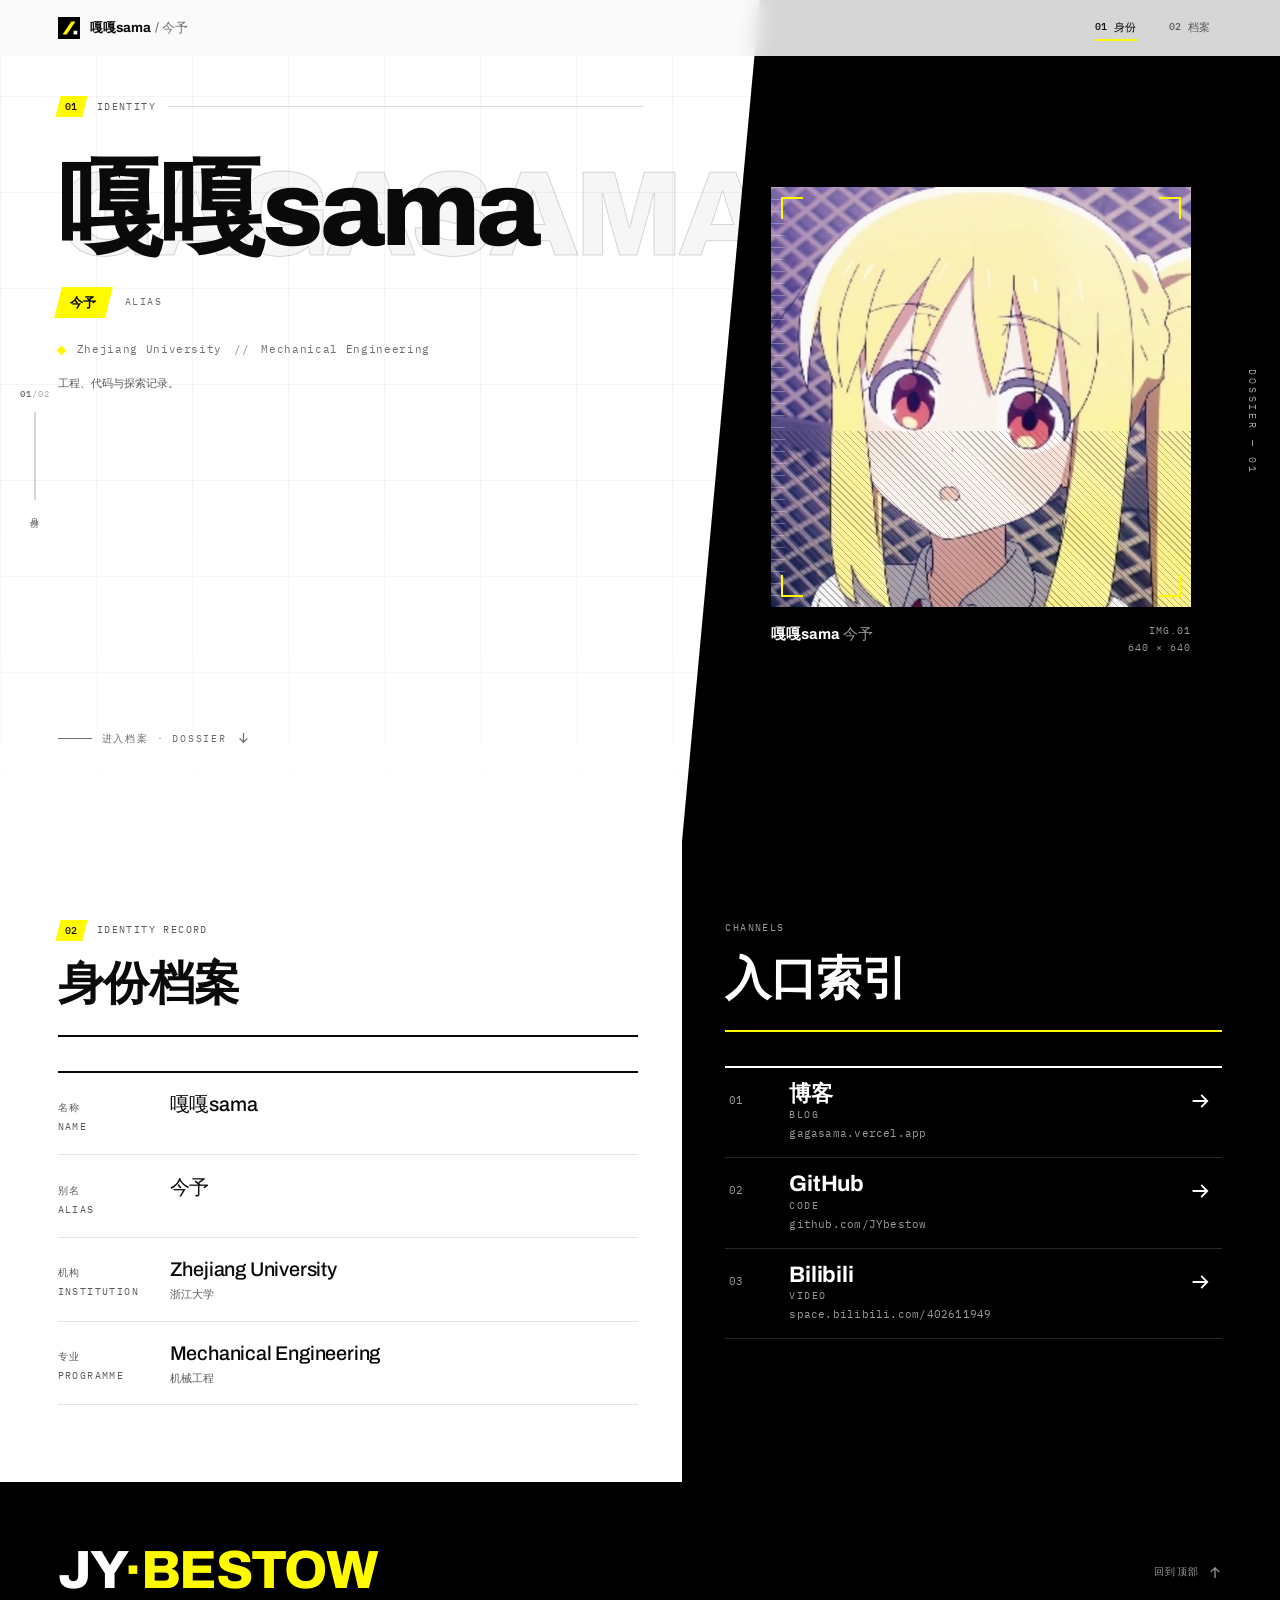
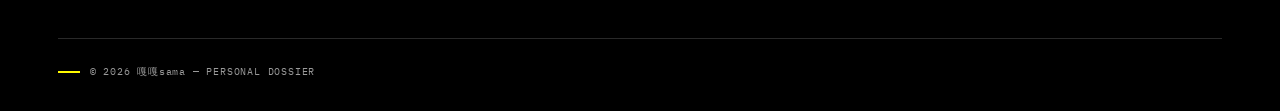
<file: index.html>
<!DOCTYPE html>
<html lang="zh-CN">
<head>
<meta charset="UTF-8">
<meta name="viewport" content="width=device-width, initial-scale=1">
<title>嘎嘎sama | 今予 — 个人档案 · Zhejiang University</title>
<meta name="description" content="嘎嘎sama（今予）的个人档案 —— Zhejiang University, Mechanical Engineering。工程、代码与探索记录，附博客、GitHub、Bilibili 外部入口。">
<meta name="keywords" content="嘎嘎sama,今予,Zhejiang University,机械工程,Mechanical Engineering,个人主页,个人档案,博客,GitHub,Bilibili">
<meta name="author" content="嘎嘎sama">
<meta name="theme-color" content="#fafafa">
<link rel="canonical" href="https://jybestow.github.io/">

<meta property="og:type" content="website">
<meta property="og:site_name" content="嘎嘎sama — 个人档案">
<meta property="og:locale" content="zh_CN">
<meta property="og:title" content="嘎嘎sama | 今予 — 个人档案">
<meta property="og:description" content="Zhejiang University · Mechanical Engineering。工程、代码与探索记录。">
<meta property="og:url" content="https://jybestow.github.io/">
<meta property="og:image" content="https://jybestow.github.io/assets/img/og-image.png">
<meta property="og:image:type" content="image/png">
<meta property="og:image:width" content="1200">
<meta property="og:image:height" content="630">
<meta property="og:image:alt" content="嘎嘎sama（今予）个人档案分享图：Zhejiang University · Mechanical Engineering">
<meta name="twitter:card" content="summary_large_image">
<meta name="twitter:title" content="嘎嘎sama | 今予 — 个人档案">
<meta name="twitter:description" content="Zhejiang University · Mechanical Engineering。工程、代码与探索记录。">
<meta name="twitter:image" content="https://jybestow.github.io/assets/img/og-image.png">
<meta name="twitter:image:alt" content="嘎嘎sama（今予）个人档案分享图：Zhejiang University · Mechanical Engineering">

<link rel="icon" href="assets/img/favicon.svg" type="image/svg+xml">
<link rel="apple-touch-icon" href="assets/img/apple-touch-icon.png">

<!-- Structured data: only facts already stated on this page -->
<script type="application/ld+json">
{
  "@context": "https://schema.org",
  "@type": "Person",
  "name": "嘎嘎sama",
  "alternateName": "今予",
  "url": "https://jybestow.github.io/",
  "image": "https://jybestow.github.io/assets/img/avatar.jpg",
  "description": "工程、代码与探索记录。",
  "affiliation": { "@type": "CollegeOrUniversity", "name": "Zhejiang University" }
}
</script>

<!-- Self-hosted fonts: no third-party runtime dependency -->
<link rel="preload" href="assets/fonts/archivo-latin-var.woff2" as="font" type="font/woff2" crossorigin>
<link rel="preload" href="assets/fonts/plex-mono-latin-400.woff2" as="font" type="font/woff2" crossorigin>

<script>
/* '.js' is set here (not by the bundle) so animation styles only ever apply
   when the page can also remove them. The watchdog is the safety net: if
   main.js fails to load or boot, every masked element is exposed again. */
document.documentElement.className += ' js';
window.setTimeout(function () {
  if (!window.__dossierBooted) document.documentElement.classList.add('no-boot');
}, 1500);
</script>
<link rel="stylesheet" href="assets/css/main.css">
</head>

<body>

<a class="skip-link" href="#main">跳到主要内容</a>

<!-- icon sprite -->
<svg width="0" height="0" style="position:absolute" aria-hidden="true" focusable="false">
  <symbol id="i-arrow" viewBox="0 0 24 24">
    <path d="M3 12h16M13 5.5 19.5 12 13 18.5" fill="none" stroke="currentColor" stroke-width="2.2" stroke-linecap="square"/>
  </symbol>
  <symbol id="i-down" viewBox="0 0 24 24">
    <path d="M12 3v16M5.5 12.5 12 19l6.5-6.5" fill="none" stroke="currentColor" stroke-width="2.2" stroke-linecap="square"/>
  </symbol>
  <symbol id="i-up" viewBox="0 0 24 24">
    <path d="M12 21V5M5.5 11.5 12 5l6.5 6.5" fill="none" stroke="currentColor" stroke-width="2.2" stroke-linecap="square"/>
  </symbol>
  <symbol id="i-x" viewBox="0 0 24 24">
    <path d="M5 5l14 14M19 5 5 19" fill="none" stroke="currentColor" stroke-width="2.2" stroke-linecap="square"/>
  </symbol>
  <symbol id="i-menu" viewBox="0 0 24 24">
    <path d="M4 6h16M4 12h16M4 18h16" fill="none" stroke="currentColor" stroke-width="2.2" stroke-linecap="square"/>
  </symbol>
</svg>

<!-- ── Header ─────────────────────────────────────────────────────────────── -->
<header class="hdr" id="hdr">
  <div class="hdr__in">
    <a class="mark" href="#top" aria-label="嘎嘎sama 个人档案 — 回到页面顶部">
      <svg class="mark__gfx" viewBox="0 0 24 24" aria-hidden="true">
        <rect width="24" height="24" fill="#000000"/>
        <path d="M5 19 14.5 5H19L9.5 19Z" fill="#fffa00"/>
        <rect x="17" y="15" width="4" height="4" fill="#ffffff"/>
      </svg>
      <span class="mark__tx">嘎嘎sama <span>/ 今予</span></span>
    </a>

    <nav class="nav" aria-label="章节导航">
      <a class="nav__link" href="#top"     data-spy="top"><span class="no">01</span>身份</a>
      <a class="nav__link" href="#dossier" data-spy="dossier"><span class="no">02</span>档案</a>
    </nav>

    <button class="burger" id="burger" type="button" aria-label="打开章节导航" aria-expanded="false" aria-controls="menu">
      <svg aria-hidden="true"><use href="#i-menu"/></svg>
      <span class="visually-hidden">菜单</span>
    </button>
  </div>
  <!-- reading progress — driven by one CSS custom property from JS -->
  <span class="hdr__prog" aria-hidden="true"></span>
</header>

<!-- ── Mobile menu ────────────────────────────────────────────────────────── -->
<nav class="menu is-dark" id="menu" aria-label="章节导航" hidden>
  <button class="menu__close" id="menu-close" type="button" aria-label="关闭章节导航">
    <svg aria-hidden="true"><use href="#i-x"/></svg>
  </button>
  <p class="mono txt-muted">INDEX / 索引</p>
  <ul class="menu__list">
    <li><a class="menu__item" href="#top"><span class="no">01</span><span class="tx">身份</span></a></li>
    <li><a class="menu__item" href="#dossier"><span class="no">02</span><span class="tx">档案</span></a></li>
  </ul>
  <div class="menu__foot">
    <span>Zhejiang University — Mechanical Engineering</span>
  </div>
</nav>

<!-- ── Scroll readout (desktop): not a second copy of the nav, a progress meter ── -->
<div class="rail" id="rail" aria-hidden="true">
  <span class="rail__count"><b id="rail-no">01</b><i>/02</i></span>
  <span class="rail__track"><span class="rail__fill" id="rail-fill"></span></span>
  <span class="rail__name" id="rail-name">身份</span>
</div>

<main id="main" class="page">

  <!-- ══ 01 · HERO — 个人身份 ═══════════════════════════════════════════════ -->
  <section class="hero" id="top" aria-labelledby="hero-name">
    <span class="hero__mesh" aria-hidden="true"></span>

    <div class="hero__grid">
      <div class="hero__type">
        <span class="cross hero__cross" aria-hidden="true"></span>

        <p class="eyebrow mono anim" style="--d:40ms">
          <span class="eyebrow__no"><span>01</span></span>
          <span>IDENTITY</span>
          <span class="eyebrow__line anim anim--wipe" style="--d:340ms"></span>
        </p>

        <div class="hero__wordmark">
          <span class="ghost hero__ghost anim anim--ghost" style="--d:80ms" aria-hidden="true">GAGASAMA</span>
          <h1 class="hero__name anim" id="hero-name" style="--d:140ms">嘎嘎<span class="lat">sama</span></h1>
        </div>

        <div class="hero__alias anim" style="--d:230ms">
          <span class="chip"><span>今予</span></span>
          <span class="tag mono">ALIAS</span>
        </div>

        <p class="hero__affil mono anim" style="--d:310ms">
          <span class="diamond" aria-hidden="true"></span>
          <span>Zhejiang University</span>
          <span class="sep" aria-hidden="true">//</span>
          <span>Mechanical Engineering</span>
        </p>

        <p class="hero__note anim" style="--d:370ms">工程、代码与探索记录。</p>

        <a class="hero__scroll mono anim" href="#dossier" style="--d:450ms">
          <span class="line" aria-hidden="true"></span>进入档案 · DOSSIER
          <svg class="ic" aria-hidden="true"><use href="#i-down"/></svg>
        </a>
      </div>

      <div class="hero__spec">
        <span class="hero__vlabel" aria-hidden="true">DOSSIER — 01</span>
        <figure class="portrait">
          <div class="portrait__frame">
            <img class="portrait__img" src="assets/img/avatar.jpg"
                 alt="嘎嘎sama（今予）的头像" width="640" height="640"
                 decoding="async" fetchpriority="high">
            <span class="portrait__wash"  aria-hidden="true"></span>
            <span class="portrait__half"  aria-hidden="true"></span>
            <span class="portrait__ruler" aria-hidden="true"></span>
            <span class="portrait__brk portrait__brk--tl" aria-hidden="true"></span>
            <span class="portrait__brk portrait__brk--tr" aria-hidden="true"></span>
            <span class="portrait__brk portrait__brk--bl" aria-hidden="true"></span>
            <span class="portrait__brk portrait__brk--br" aria-hidden="true"></span>
          </div>
          <figcaption class="portrait__cap">
            <span class="portrait__who">嘎嘎sama <em>今予</em></span>
            <span class="portrait__id mono">IMG.01<br>640 × 640</span>
          </figcaption>
        </figure>
      </div>
    </div>
  </section>

  <!-- ══ 02 · DOSSIER — 身份记录 + 外部入口（一个章节，双栏） ═══════════════ -->
  <section class="dossier" id="dossier" aria-labelledby="record-title">
    <div class="dossier__grid">

      <!-- left · record (light) -->
      <div class="dossier__rec">
        <header class="shead rv">
          <p class="eyebrow mono shead__top">
            <span class="eyebrow__no"><span>02</span></span>
            <span>IDENTITY RECORD</span>
          </p>
          <h2 class="shead__title" id="record-title">身份档案</h2>
          <div class="shead__rule" aria-hidden="true"></div>
        </header>

        <dl class="rec rv" style="--rv-delay:80ms">
          <div class="rec__row">
            <dt class="rec__key mono">名称<span class="en">NAME</span></dt>
            <dd class="rec__val">嘎嘎sama</dd>
          </div>
          <div class="rec__row">
            <dt class="rec__key mono">别名<span class="en">ALIAS</span></dt>
            <dd class="rec__val">今予</dd>
          </div>
          <div class="rec__row">
            <dt class="rec__key mono">机构<span class="en">INSTITUTION</span></dt>
            <dd class="rec__val">Zhejiang University<span class="sub">浙江大学</span></dd>
          </div>
          <div class="rec__row">
            <dt class="rec__key mono">专业<span class="en">PROGRAMME</span></dt>
            <dd class="rec__val">Mechanical Engineering<span class="sub">机械工程</span></dd>
          </div>
        </dl>
      </div>

      <!-- right · channels (dark) -->
      <div class="dossier__chan is-dark">
        <header class="shead rv">
          <p class="eyebrow mono shead__top">
            <span>CHANNELS</span>
          </p>
          <h2 class="shead__title" id="channels-title">入口索引</h2>
          <div class="shead__rule" aria-hidden="true"></div>
        </header>

        <ol class="chan rv" style="--rv-delay:80ms" aria-labelledby="channels-title">
          <li>
            <a class="chan__item" href="https://gagasama.vercel.app" target="_blank" rel="noopener noreferrer">
              <span class="chan__no">01</span>
              <span class="chan__name">博客<span class="en">BLOG</span></span>
              <span class="chan__url">gagasama.vercel.app</span>
              <span class="chan__go" aria-hidden="true"><svg aria-hidden="true" focusable="false"><use href="#i-arrow"/></svg></span>
              <span class="visually-hidden">（在新标签页打开）</span>
            </a>
          </li>
          <li>
            <a class="chan__item" href="https://github.com/JYbestow" target="_blank" rel="noopener noreferrer">
              <span class="chan__no">02</span>
              <span class="chan__name">GitHub<span class="en">CODE</span></span>
              <span class="chan__url">github.com/JYbestow</span>
              <span class="chan__go" aria-hidden="true"><svg aria-hidden="true" focusable="false"><use href="#i-arrow"/></svg></span>
              <span class="visually-hidden">（在新标签页打开）</span>
            </a>
          </li>
          <li>
            <a class="chan__item" href="https://space.bilibili.com/402611949" target="_blank" rel="noopener noreferrer">
              <span class="chan__no">03</span>
              <span class="chan__name">Bilibili<span class="en">VIDEO</span></span>
              <span class="chan__url">space.bilibili.com/402611949</span>
              <span class="chan__go" aria-hidden="true"><svg aria-hidden="true" focusable="false"><use href="#i-arrow"/></svg></span>
              <span class="visually-hidden">（在新标签页打开）</span>
            </a>
          </li>
        </ol>
      </div>

    </div>
  </section>

  <!-- ══ 03 · FOOTER — 只是收尾 ═════════════════════════════════════════════ -->
  <footer class="band band--dark is-dark foot" aria-label="页脚">
    <div class="shell">
      <div class="foot__top rv">
        <p class="foot__mark">JY<span>·BESTOW</span></p>
        <a class="to-top" href="#top">回到顶部<svg aria-hidden="true"><use href="#i-up"/></svg></a>
      </div>
      <div class="foot__bar mono rv" style="--rv-delay:80ms">
        <p class="foot__sig">
          <span class="bar" aria-hidden="true"></span>
          <span>© <span id="year">2026</span> 嘎嘎sama — PERSONAL DOSSIER</span>
        </p>
      </div>
    </div>
  </footer>

</main>

<script src="assets/js/main.js" defer></script>
</body>
</html>
</file>
<file: assets/css/main.css>
/* ============================================================================
   嘎嘎sama — Personal Dossier
   Design system: Endfield-inspired industrial sci-fi
   Tokens measured from the reference (endfield.hypergryph.com):
     accent yellow #FFFA00 · blacks #000/#191919 · papers #FFF/#FAFAFA/#F2F2F2
     greys #E6E6E6/#D9D9D9/#8A8A8A/#6D6D6D · display type up to 274px vs 12px micro
     polygon() clip-paths, 45° diamond marks, near-zero radii
   ---------------------------------------------------------------------------
   1. Fonts          6. Primitives      11. Dossier (record + channels)
   2. Tokens         7. Header + nav    12. Footer
   3. Reset          8. Scroll readout  13. Motion
   4. Layout         9. Hero            14. Responsive
   5. Base type     10. Portrait
   ========================================================================= */

/* ── 1. Fonts (self-hosted, OFL: Archivo, IBM Plex Mono) ─────────────────── */
@font-face {
  font-family: 'Archivo';
  src: url('../fonts/archivo-latin-var.woff2') format('woff2-variations'),
       url('../fonts/archivo-latin-var.woff2') format('woff2');
  font-weight: 400 900;
  font-style: normal;
  font-display: swap;
}
@font-face {
  font-family: 'PlexMono';
  src: url('../fonts/plex-mono-latin-400.woff2') format('woff2');
  font-weight: 400;
  font-style: normal;
  font-display: swap;
}
@font-face {
  font-family: 'PlexMono';
  src: url('../fonts/plex-mono-latin-500.woff2') format('woff2');
  font-weight: 500;
  font-style: normal;
  font-display: swap;
}

/* ── 2. Tokens ───────────────────────────────────────────────────────────── */
:root {
  /* palette */
  --ink:        #0a0a0a;
  --ink-soft:   #191919;
  --black:      #000000;
  --paper:      #ffffff;
  --paper-2:    #fafafa;
  --line:       #d9d9d9;
  --line-2:     #e6e6e6;
  --line-dark:  rgba(255, 255, 255, 0.16);
  --gray:       #6d6d6d;   /* 5.1:1 on white · 5.4:1 on black — the one mid tone */
  --gray-text:  #5a5a5a;   /* 6.9:1 on white — safe for small text */
  --gray-3:     #6f6f6f;
  --gray-2:     #8a8a8a;
  --gray-2-dark:#9a9a9a;   /* 7.1:1 on #000 */
  --signal:     #fffa00;   /* Endfield industrial yellow */

  /* type */
  --font-sans: 'Archivo', 'Helvetica Neue', Arial, 'PingFang SC', 'Hiragino Sans GB',
               'Microsoft YaHei', 'Noto Sans SC', sans-serif;
  --font-mono: 'PlexMono', ui-monospace, 'SF Mono', 'Cascadia Mono', Consolas,
               'Liberation Mono', 'Courier New', monospace;

  --fs-micro:  clamp(10px, 0.70vw, 11.5px);   /* technical labels */
  --fs-tiny:   clamp(11px, 0.79vw, 12.5px);   /* mono values, URLs */
  --fs-body:   clamp(14px, 1.00vw, 16px);
  --fs-h2:     clamp(28px, 3.60vw, 52px);
  --fs-name:   clamp(42px, 8.30vw, 128px);    /* the personal name — the focus */
  --fs-ghost:  clamp(48px, 9.40vw, 146px);    /* backdrop wordmark, sized to FIT the column */

  --lh-tight: 0.92;
  --lh-snug:  1.18;
  --lh-body:  1.62;

  /* spacing */
  --sp-1: 4px;  --sp-2: 8px;  --sp-3: 12px; --sp-4: 16px;
  --sp-5: 24px; --sp-6: 32px;
  --pad-x: clamp(20px, 4.5vw, 72px);
  --pad-y: clamp(56px, 6.0vw, 96px);       /* content sections: 56–96px */
  --hero-pad-y: clamp(72px, 7.5vw, 132px); /* the poster keeps more air */
  --shead-gap: clamp(24px, 2.6vw, 44px);   /* heading → content */
  --hdr-h: 56px;
  --rail-w: 0px;

  /* motion */
  --e-out:    cubic-bezier(0.22, 0.61, 0.36, 1);
  --d-fast:   180ms;
  --d-mid:    380ms;
  --d-slow:   760ms;

  /* geometry */
  --skew: -14deg;

  --focus: var(--ink);
}

/* dark theme scope */
.is-dark {
  --focus: var(--signal);
  --line: var(--line-dark);
  --gray-text: var(--gray-2-dark);
  background: var(--black);
  color: var(--paper);
}

/* ── 3. Reset ────────────────────────────────────────────────────────────── */
*, *::before, *::after { box-sizing: border-box; }

html {
  scroll-behavior: smooth;
  -webkit-text-size-adjust: 100%;
}

body {
  margin: 0;
  background: var(--paper-2);
  color: var(--ink);
  font-family: var(--font-sans);
  font-size: var(--fs-body);
  line-height: var(--lh-body);
  font-weight: 400;
  overflow-x: hidden;
  -webkit-font-smoothing: antialiased;
}

h1, h2, h3, p, ul, ol, dl, dd, figure, blockquote { margin: 0; }
ul, ol { padding: 0; list-style: none; }
img, svg { display: block; max-width: 100%; }
a { color: inherit; text-decoration: none; }
button { font: inherit; color: inherit; border: 0; background: none; cursor: pointer; }

:focus-visible {
  outline: 2px solid var(--focus);
  outline-offset: 3px;
}

::selection { background: var(--signal); color: var(--ink); }

.visually-hidden {
  position: absolute !important;
  width: 1px; height: 1px;
  padding: 0; margin: -1px;
  overflow: hidden;
  clip: rect(0 0 0 0);
  clip-path: inset(50%);
  white-space: nowrap;
  border: 0;
}

.skip-link {
  position: absolute;
  top: 0; left: 0;
  z-index: 200;
  display: flex; align-items: center;
  min-height: 44px;
  padding: 0 16px;
  background: var(--ink);
  color: var(--paper);
  font-family: var(--font-mono);
  font-size: var(--fs-micro);
  letter-spacing: 0.08em;
  transform: translateY(-110%);
  transition: transform var(--d-fast) var(--e-out);
}
.skip-link:focus { transform: translateY(0); }

/* ── 4. Layout ───────────────────────────────────────────────────────────── */
.page { position: relative; overflow-x: clip; }

.shell {
  position: relative;
  padding-inline: var(--pad-x);
  padding-inline-start: calc(var(--pad-x) + var(--rail-w));
  margin-inline: auto;
  max-width: 1680px;
}

.section { padding-block: var(--pad-y); }

.band { position: relative; }
.band--white { background: var(--paper); }
.band--dark  { background: var(--black); color: var(--paper); }

section[id] { scroll-margin-top: var(--hdr-h); }

/* the hero/readout split ratio — kept in one place so the dossier seam can
   continue the hero's diagonal exactly */
:root {
  --hero-col-a: 1.14fr;
  --hero-col-b: 1fr;
}

/* ── 5. Base type ────────────────────────────────────────────────────────── */
.mono { font-family: var(--font-mono); }

.eyebrow {
  display: flex; align-items: center; gap: var(--sp-3);
  color: var(--gray-text);
  font-size: var(--fs-micro);
  letter-spacing: 0.14em;
  text-transform: uppercase;
}
.eyebrow__no {
  background: var(--signal); color: var(--ink);
  font-family: var(--font-mono); font-weight: 500;
  font-size: var(--fs-micro); letter-spacing: 0.06em;
  padding: 3px 7px 2px;
  transform: skewX(var(--skew));
}
.eyebrow__no > span { display: inline-block; transform: skewX(calc(-1 * var(--skew))); }
.eyebrow__line { flex: 1; height: 1px; background: var(--line); transform-origin: left; }

.shead { position: relative; margin-bottom: var(--shead-gap); }
.shead__top { margin-bottom: var(--sp-4); flex-wrap: wrap; }
.shead__title {
  font-size: var(--fs-h2);
  font-weight: 700;
  line-height: var(--lh-snug);
  letter-spacing: -0.01em;
  max-width: 18ch;
}
.shead__rule {
  margin-top: var(--sp-5);
  height: 2px;
  background: var(--ink);
  transform: scaleX(0); transform-origin: left;
}
.is-dark .shead__rule { background: var(--signal); }
.is-dark .shead__title { color: var(--paper); }

.txt-muted { color: var(--gray-2-dark); }

/* ── 6. Primitives ───────────────────────────────────────────────────────── */
.cross {
  position: absolute;
  width: 15px; height: 15px;
}
.cross::before, .cross::after {
  content: ''; position: absolute; background: currentColor;
}
.cross::before { left: 50%; top: 0; width: 1px; height: 100%; transform: translateX(-50%); }
.cross::after  { top: 50%; left: 0; height: 1px; width: 100%; transform: translateY(-50%); }

.diamond {
  width: 7px; height: 7px;
  background: var(--signal);
  transform: rotate(45deg);
  flex: none;
}

.bar {
  width: 22px; height: 2px;
  background: var(--signal);
  flex: none;
}

.tag {
  font-size: var(--fs-micro);
  letter-spacing: 0.16em;
  color: var(--gray-3);
}

.chip {
  display: inline-block;
  padding: 5px 12px 4px;
  background: var(--signal);
  color: var(--ink);
  font-weight: 700;
  font-size: clamp(13px, 1.05vw, 16px);
  letter-spacing: 0.04em;
  transform: skewX(var(--skew));
}
.chip > span { display: inline-block; transform: skewX(calc(-1 * var(--skew))); }

.en {
  display: block;
  font-family: var(--font-mono);
  font-size: var(--fs-micro);
  font-weight: 400;
  letter-spacing: 0.14em;
  color: var(--gray-text);
  text-transform: uppercase;
}

.sub {
  display: block;
  font-size: var(--fs-tiny);
  color: var(--gray-text);
  letter-spacing: 0.02em;
}

/* ── 7. Header + nav ─────────────────────────────────────────────────────── */
.hdr {
  position: fixed;
  inset: 0 0 auto 0;
  z-index: 100;
  height: var(--hdr-h);
  background: rgba(250, 250, 250, 0.86);
  backdrop-filter: blur(10px);
  transition: background var(--d-mid) var(--e-out), border-color var(--d-mid) var(--e-out);
  border-bottom: 1px solid transparent;
}
.hdr.is-stuck {
  background: rgba(255, 255, 255, 0.94);
  border-bottom-color: var(--line-2);
}

.hdr__in {
  display: flex; align-items: center; gap: var(--sp-5);
  height: 100%;
  max-width: 1680px;
  margin-inline: auto;
  padding-inline: var(--pad-x);
}

.mark { display: flex; align-items: center; gap: 10px; flex: none; min-height: 44px; }
.mark__gfx { width: 22px; height: 22px; }
.mark__tx {
  font-size: clamp(13px, 1.05vw, 15px);
  font-weight: 700;
  letter-spacing: 0.01em;
  white-space: nowrap;
}
.mark__tx span { color: var(--gray-3); font-weight: 500; }

.nav { display: flex; align-items: center; gap: var(--sp-2); margin-inline-start: auto; }
.nav__link {
  position: relative;
  display: inline-flex; align-items: center; gap: 7px;
  height: 44px; padding: 0 12px;
  font-size: var(--fs-tiny);
  font-weight: 500;
  letter-spacing: 0.02em;
  color: var(--gray-text);
  transition: color var(--d-fast) var(--e-out);
}
.nav__link .no {
  font-family: var(--font-mono);
  font-size: var(--fs-micro);
  color: var(--gray-text);
}
.nav__link::after {
  content: '';
  position: absolute; left: 12px; right: 12px; bottom: 9px;
  height: 2px;
  background: var(--signal);
  transform: scaleX(0); transform-origin: left;
  transition: transform var(--d-mid) var(--e-out);
}
.nav__link:hover { color: var(--ink); }
.nav__link[aria-current='true'] { color: var(--ink); }
.nav__link[aria-current='true'] .no { color: var(--ink); }
.nav__link[aria-current='true']::after { transform: scaleX(1); }

/* reading progress, driven by --p (0 → 1) from one scroll listener */
.hdr__prog {
  position: absolute; left: 0; bottom: -1px;
  width: 100%; height: 2px;
  background: var(--signal);
  transform: scaleX(var(--p, 0));
  transform-origin: left;
  will-change: transform;
}

.burger { display: none; }

/* mobile menu */
.menu {
  position: fixed; inset: 0; z-index: 150;
  display: flex; flex-direction: column;
  padding: calc(var(--hdr-h) + 24px) var(--pad-x) 32px;
}
.menu[hidden] { display: none; }
.menu__close {
  position: absolute; top: 10px; right: var(--pad-x);
  width: 36px; height: 36px;
  display: grid; place-items: center;
  color: var(--paper);
}
.menu__close svg { width: 18px; height: 18px; }
.menu__list { margin-top: var(--sp-6); }
.menu__item {
  display: flex; align-items: baseline; gap: var(--sp-4);
  padding: 14px 0;
  border-bottom: 1px solid var(--line-dark);
  font-size: clamp(24px, 7vw, 34px);
  font-weight: 700;
}
.menu__item .no {
  font-family: var(--font-mono);
  font-size: var(--fs-tiny);
  color: var(--signal);
}
.menu__foot {
  margin-top: auto;
  display: flex; flex-direction: column; gap: 10px;
  font-size: var(--fs-tiny);
  color: var(--gray-2-dark);
}

/* ── 8. Scroll readout (desktop) ─────────────────────────────────────────
   A progress meter, not a second copy of the navigation: it names the current
   chapter and fills a track. Decorative for assistive tech (aria-hidden). */
.rail {
  display: none;
  position: fixed; z-index: 90;
  left: 20px; top: 50%;
  transform: translateY(-50%);
  flex-direction: column; align-items: center; gap: 10px;
  color: var(--gray);
  pointer-events: none;
}
.rail__count { font-family: var(--font-mono); font-size: 9px; letter-spacing: 0.1em; }
.rail__count b { font-weight: 500; }
.rail__count i { font-style: normal; opacity: 0.55; }
.rail__track {
  position: relative;
  width: 2px; height: 88px;
  background: rgba(128, 128, 128, 0.32);
}
.rail__fill {
  position: absolute; left: 0; top: 0;
  width: 100%; height: var(--rail-p, 0%);
  background: var(--signal);
}
.rail__name {
  writing-mode: vertical-rl;
  font-family: var(--font-mono);
  font-size: 9px;
  letter-spacing: 0.2em;
}

/* ── 9. Hero ─────────────────────────────────────────────────────────────── */
.hero {
  position: relative;
  background: var(--paper);
  overflow: hidden;
}

.hero__mesh {
  position: absolute; inset: 0;
  pointer-events: none;
  background-image:
    linear-gradient(to right, rgba(10, 10, 10, 0.045) 1px, transparent 1px),
    linear-gradient(to bottom, rgba(10, 10, 10, 0.045) 1px, transparent 1px);
  background-size: 96px 96px;
  mask-image: linear-gradient(to bottom, #000 0%, #000 62%, transparent 100%);
  -webkit-mask-image: linear-gradient(to bottom, #000 0%, #000 62%, transparent 100%);
  will-change: transform;
}

.hero__grid {
  position: relative;
  display: grid;
  grid-template-columns: var(--hero-col-a) var(--hero-col-b);
  min-height: calc(100svh - var(--hdr-h) - 1px);
}

.hero__type {
  position: relative;
  display: flex; flex-direction: column;
  padding-block: var(--hero-pad-y);
  padding-inline-start: calc(var(--pad-x) + var(--rail-w));
  padding-inline-end: clamp(24px, 3vw, 56px);
}

.hero__cross {
  top: var(--sp-5);
  left: calc(var(--pad-x) + var(--rail-w));
  color: var(--gray-2);
}

.hero__wordmark {
  position: relative;
  margin-top: clamp(28px, 3.4vw, 52px);
}

/* the oversized wordmark is a backdrop: it FITS its column instead of running
   under the dark panel, so it never competes with the name for attention */
.ghost {
  display: block;
  font-family: var(--font-sans);
  font-weight: 800;
  letter-spacing: -0.045em;
  line-height: 0.8;
  color: rgba(10, 10, 10, 0.035);
  -webkit-text-stroke: 1px rgba(10, 10, 10, 0.16);
  paint-order: stroke fill;
  white-space: nowrap;
  pointer-events: none;
  user-select: none;
}
.hero__ghost {
  position: absolute;
  left: 0; bottom: -0.04em;
  font-size: var(--fs-ghost);
  will-change: transform;
}

.hero__name {
  position: relative; z-index: 1;
  font-size: var(--fs-name);
  font-weight: 900;
  line-height: var(--lh-tight);
  letter-spacing: -0.035em;
  color: var(--ink);
}
.hero__name .lat {
  font-family: var(--font-sans);
  font-weight: 800;
  letter-spacing: -0.04em;
}

.hero__alias {
  display: flex; align-items: center; gap: var(--sp-4);
  margin-top: clamp(20px, 2.2vw, 34px);
}

.hero__affil {
  display: flex; align-items: center; gap: var(--sp-3);
  flex-wrap: wrap;
  margin-top: var(--sp-5);
  font-size: var(--fs-tiny);
  letter-spacing: 0.06em;
  color: var(--gray-3);
}
.hero__affil .sep { color: var(--gray-2); }

.hero__note {
  margin-top: var(--sp-4);
  max-width: 34ch;
  font-size: var(--fs-tiny);
  line-height: 1.6;
  color: var(--gray-text);
}

.hero__scroll {
  display: inline-flex; align-items: center; gap: 10px;
  align-self: flex-start;
  min-height: 44px;
  margin-top: auto;
  padding-top: clamp(28px, 3.4vw, 52px);
  font-size: var(--fs-micro);
  letter-spacing: 0.18em;
  text-transform: uppercase;
  color: var(--gray-3);
  transition: color var(--d-fast) var(--e-out);
}
.hero__scroll .line {
  width: 34px; height: 1px;
  background: currentColor;
  transform-origin: left;
  transition: transform var(--d-mid) var(--e-out);
}
.hero__scroll .ic { width: 13px; height: 13px; transition: transform var(--d-mid) var(--e-out); }
.hero__scroll:hover { color: var(--ink); }
.hero__scroll:hover .line { transform: scaleX(1.5); }
.hero__scroll:hover .ic { transform: translateY(3px); }

/* right half: the dark wedge, cut on the diagonal */
.hero__spec {
  position: relative;
  clip-path: polygon(13% 0, 100% 0, 100% 100%, 0 100%);
  background: var(--black);
  display: flex; flex-direction: column; align-items: center; justify-content: center;
  padding-block: var(--hero-pad-y);
  padding-inline: clamp(24px, 4vw, 72px);
}
.hero__spec::before {
  content: '';
  position: absolute; left: 0; top: 0; bottom: 0;
  width: 3px;
  background: var(--signal);
  transform: scaleX(1) skewX(-8deg);
  transform-origin: left;
}
.js .hero__spec::before { transform: scaleX(0) skewX(-8deg); }
.js .is-ready .hero__spec::before {
  transform: scaleX(1) skewX(-8deg);
  transition: transform 700ms var(--e-out) 520ms;
}
.hero__vlabel {
  position: absolute;
  right: clamp(14px, 1.6vw, 26px); top: 50%;
  transform: translateY(-50%);
  writing-mode: vertical-rl;
  font-family: var(--font-mono);
  font-size: var(--fs-micro);
  letter-spacing: 0.28em;
  color: var(--gray-2-dark);
}

/* ── 10. Portrait ────────────────────────────────────────────────────────── */
.portrait { position: relative; width: min(100%, 420px); }

.portrait__frame {
  position: relative;
  width: 100%;
  aspect-ratio: 1 / 1;
  background: var(--ink-soft);
  overflow: hidden;
}
.portrait__img {
  width: 100%; height: 100%;
  object-fit: cover;
  object-position: 50% 50%;
  filter: grayscale(0.18) contrast(1.04);
  transition: transform 700ms var(--e-out), filter 700ms var(--e-out);
}

/* The yellow plate is an entrance mask, never a resting cover: the avatar must
   be visible without a pointer (touch devices have no hover). */
.portrait__wash {
  position: absolute; inset: 0;
  background: var(--signal);
  transform: scaleX(0);
  transform-origin: right;
  pointer-events: none;
}
.js .portrait__wash { transform: scaleX(1); }
.js .is-ready .portrait__wash {
  transform: scaleX(0);
  transition: transform var(--d-slow) var(--e-out) 240ms;
}
.portrait__half {
  position: absolute; inset: auto 0 0 0;
  height: 42%;
  background:
    repeating-linear-gradient(45deg, rgba(0, 0, 0, 0.5) 0 1px, transparent 1px 5px);
  mix-blend-mode: multiply;
  opacity: 0.5;
  pointer-events: none;
  transition: opacity 700ms var(--e-out);
}
.portrait__ruler {
  position: absolute; left: 0; top: 0; bottom: 0;
  width: 14px;
  background:
    repeating-linear-gradient(to bottom, rgba(255, 255, 255, 0.5) 0 1px, transparent 1px 12px);
  opacity: 0.55;
  pointer-events: none;
}
.portrait__brk {
  position: absolute;
  width: 22px; height: 22px;
  border: 2px solid var(--signal);
  transition: width var(--d-mid) var(--e-out), height var(--d-mid) var(--e-out);
}
.portrait__brk--tl { left: 10px; top: 10px; border-right: 0; border-bottom: 0; }
.portrait__brk--tr { right: 10px; top: 10px; border-left: 0; border-bottom: 0; }
.portrait__brk--bl { left: 10px; bottom: 10px; border-right: 0; border-top: 0; }
.portrait__brk--br { right: 10px; bottom: 10px; border-left: 0; border-top: 0; }

.portrait__cap {
  display: flex; align-items: flex-start; justify-content: space-between;
  gap: var(--sp-4);
  margin-top: var(--sp-4);
  color: var(--paper);
}
.portrait__who { font-weight: 700; font-size: clamp(14px, 1.15vw, 17px); }
.portrait__who em { font-style: normal; color: var(--gray-2-dark); font-weight: 500; }
.portrait__id {
  font-size: var(--fs-micro);
  letter-spacing: 0.1em;
  text-align: right;
  color: var(--gray-2-dark);
}

/* avatar micro-interaction: the frame breathes, the halftone thins out.
   Pointer-only so a touch tap can never latch a hover state. */
@media (hover: hover) and (pointer: fine) {
  .portrait__frame:hover .portrait__img { filter: grayscale(0.06) contrast(1.07); transform: scale(1.035); }
  .portrait__frame:hover .portrait__half { opacity: 0.28; }
  .portrait__frame:hover .portrait__brk { width: 30px; height: 30px; }
}

/* ── 11. Dossier — record (light) + channels (dark), one chapter ─────────── */
.dossier { position: relative; }

.dossier__grid {
  display: grid;
  /* same ratio as the hero, so the straight seam continues the hero's diagonal */
  grid-template-columns: var(--hero-col-a) var(--hero-col-b);
  align-items: stretch;
}

.dossier__rec {
  background: var(--paper);
  padding-block: var(--pad-y);
  padding-inline-start: calc(var(--pad-x) + var(--rail-w));
  padding-inline-end: clamp(28px, 3.4vw, 64px);
}

.dossier__chan {
  padding-block: var(--pad-y);
  padding-inline-start: clamp(28px, 3.4vw, 64px);
  padding-inline-end: var(--pad-x);
}

/* identity record */
.rec { border-top: 2px solid var(--ink); }
.rec__row {
  display: grid;
  grid-template-columns: minmax(96px, 12ch) minmax(0, 1fr);
  gap: var(--sp-4);
  align-items: baseline;
  padding-block: clamp(14px, 1.5vw, 22px);
  border-bottom: 1px solid var(--line-2);
}
.rec__key {
  font-size: var(--fs-micro);
  letter-spacing: 0.12em;
  color: var(--gray-text);
}
.rec__key .en { margin-top: 3px; letter-spacing: 0.14em; }
.rec__val {
  margin: 0;
  font-size: clamp(17px, 1.55vw, 24px);
  font-weight: 500;
  line-height: 1.3;
  letter-spacing: -0.01em;
}
.rec__val .sub { margin-top: 4px; font-weight: 400; }

/* channel index — real external entries */
.chan { border-top: 2px solid var(--paper); }
.chan__item {
  position: relative;
  display: grid;
  grid-template-columns: 44px minmax(0, 1fr) 34px;
  align-items: center;
  column-gap: var(--sp-4);
  row-gap: 5px;
  min-height: 82px;
  padding: 14px 4px;
  border-bottom: 1px solid var(--line-dark);
  color: var(--paper);
  isolation: isolate;
}
/* the yellow fill wipes in from the left */
.chan__item::before {
  content: '';
  position: absolute; inset: 0;
  z-index: -1;
  background: var(--signal);
  transform: scaleX(0); transform-origin: left;
  transition: transform var(--d-mid) var(--e-out);
}
.chan__no {
  grid-row: 1;
  font-family: var(--font-mono);
  font-size: var(--fs-tiny);
  color: var(--gray-2-dark);
  transition: color var(--d-fast) var(--e-out);
}
.chan__name {
  grid-row: 1;
  font-size: clamp(19px, 1.75vw, 27px);
  font-weight: 700;
  letter-spacing: -0.01em;
  line-height: 1.1;
}
.chan__name .en { margin-top: 3px; color: var(--gray-2-dark); transition: color var(--d-fast) var(--e-out); }
.chan__url {
  grid-column: 2 / 4;
  grid-row: 2;
  font-family: var(--font-mono);
  font-size: var(--fs-tiny);
  letter-spacing: 0.02em;
  color: var(--gray-2-dark);
  word-break: break-all;
  transition: color var(--d-fast) var(--e-out);
}
.chan__go {
  grid-column: 3;
  grid-row: 1;
  display: grid; place-items: center;
  color: var(--paper);
  transition: color var(--d-fast) var(--e-out), transform var(--d-mid) var(--e-out);
}
.chan__go svg { width: 20px; height: 20px; }

.chan__item:hover, .chan__item:focus-visible { color: var(--ink); }
.chan__item:hover::before, .chan__item:focus-visible::before { transform: scaleX(1); }
.chan__item:hover .chan__no, .chan__item:focus-visible .chan__no,
.chan__item:hover .chan__url, .chan__item:focus-visible .chan__url { color: var(--ink); }
.chan__item:hover .chan__name .en, .chan__item:focus-visible .chan__name .en { color: var(--ink); }
.chan__item:hover .chan__go, .chan__item:focus-visible .chan__go { color: var(--ink); transform: translateX(5px); }
.chan__item:focus-visible { outline: 2px solid var(--signal); outline-offset: 2px; }

/* ── 12. Footer ──────────────────────────────────────────────────────────── */
.foot {
  padding-top: clamp(48px, 5vw, 80px);
  padding-bottom: clamp(24px, 2.4vw, 40px);
}
.foot__top {
  display: flex; align-items: flex-end; justify-content: space-between;
  gap: var(--sp-5);
  flex-wrap: wrap;
}
.foot__mark {
  font-size: clamp(28px, 4.2vw, 54px);
  font-weight: 800;
  line-height: 0.9;
  letter-spacing: -0.03em;
}
.foot__mark span { color: var(--signal); }
.to-top {
  display: inline-flex; align-items: center; gap: 9px;
  min-height: 44px;
  font-family: var(--font-mono);
  font-size: var(--fs-micro);
  letter-spacing: 0.14em;
  color: var(--gray-2-dark);
  transition: color var(--d-fast) var(--e-out);
}
.to-top svg { width: 14px; height: 14px; transition: transform var(--d-mid) var(--e-out); }
.to-top:hover { color: var(--signal); }
.to-top:hover svg { transform: translateY(-3px); }

.foot__bar {
  display: flex; align-items: center; justify-content: space-between;
  gap: var(--sp-4); flex-wrap: wrap;
  margin-top: clamp(28px, 3.4vw, 52px);
  padding-top: clamp(18px, 2vw, 28px);
  border-top: 1px solid var(--line);
  color: var(--gray-2-dark);
  font-size: var(--fs-micro);
  letter-spacing: 0.08em;
}
.foot__sig { display: flex; align-items: center; gap: 10px; }

/* ── 12b. Error sheet (404) ──────────────────────────────────────────────── */
.err {
  display: flex; align-items: center;
  min-height: calc(100svh - var(--hdr-h) - 1px);
}
.err > .shell { width: 100%; }
.err__title {
  margin-top: clamp(18px, 2.2vw, 30px);
  font-size: clamp(64px, 13vw, 180px);
  font-weight: 900;
  line-height: 0.86;
  letter-spacing: -0.04em;
}
.err__note { margin-top: var(--sp-5); max-width: 40ch; color: var(--gray-text); }

.acts { display: flex; flex-wrap: wrap; gap: var(--sp-3); margin-top: clamp(28px, 3.2vw, 46px); }
.act {
  position: relative;
  display: inline-flex; align-items: center; gap: 12px;
  min-height: 50px;
  padding: 0 18px;
  border: 1px solid var(--line);
  background: var(--paper);
  color: var(--ink);
  font-weight: 700;
  font-size: clamp(14px, 1.05vw, 16px);
  isolation: isolate;
  transition: border-color var(--d-fast) var(--e-out);
}
.act::before {
  content: '';
  position: absolute; inset: 0; z-index: -1;
  background: var(--signal);
  transform: scaleX(0); transform-origin: left;
  transition: transform var(--d-mid) var(--e-out);
}
.act__no {
  font-family: var(--font-mono); font-weight: 400;
  font-size: var(--fs-micro); color: var(--gray-text);
  transition: color var(--d-fast) var(--e-out);
}
.act svg { width: 16px; height: 16px; transition: transform var(--d-mid) var(--e-out); }
.act:hover, .act:focus-visible { border-color: var(--ink); }
.act:hover::before, .act:focus-visible::before { transform: scaleX(1); }
.act:hover .act__no, .act:focus-visible .act__no { color: var(--ink); }
.act:hover svg, .act:focus-visible svg { transform: translateX(4px); }

/* ── 13. Motion ──────────────────────────────────────────────────────────── */
/* entrance: staggered, masked — only under .js so no-JS always shows content */
.js .anim { opacity: 0; transform: translateY(14px); }
.js .is-ready .anim {
  opacity: 1; transform: none;
  transition: opacity var(--d-slow) var(--e-out), transform var(--d-slow) var(--e-out);
  transition-delay: var(--d, 0ms);
}
.js .anim--ghost { transform: translateY(20px); }
.js .is-ready .anim--ghost { transform: none; }
.js .anim--wipe { transform: scaleX(0); }
.js .is-ready .anim--wipe { transform: scaleX(1); }

.js .rv { opacity: 0; transform: translateY(16px); }
.js .rv.is-in {
  opacity: 1; transform: none;
  transition: opacity var(--d-mid) var(--e-out), transform var(--d-mid) var(--e-out);
  transition-delay: var(--rv-delay, 0ms);
}
.js .rv .shead__rule { transform: scaleX(0); }
.js .rv.is-in .shead__rule {
  transform: scaleX(1);
  transition: transform var(--d-slow) var(--e-out);
  transition-delay: calc(var(--rv-delay, 0ms) + 120ms);
}

/* Watchdog: if the bundle never boots, nothing stays masked. */
.no-boot .anim,
.no-boot .rv { opacity: 1 !important; transform: none !important; }
.no-boot .shead__rule { transform: scaleX(1) !important; }
.no-boot .anim--wipe { transform: scaleX(1) !important; }
.no-boot .portrait__wash { transform: scaleX(0) !important; }
.no-boot .hero__spec::before { transform: scaleX(1) skewX(-8deg) !important; }

/* ── 14. Responsive ──────────────────────────────────────────────────────── */
@media (min-width: 1200px) {
  .rail { display: flex; }
}

/* Below this width the hero stops being a two-column poster. Set at 900px so a
   1024x768 landscape tablet keeps the asymmetric composition. */
@media (max-width: 900px) {
  :root { --rail-w: 0px; }

  .hero__grid,
  .dossier__grid { grid-template-columns: minmax(0, 1fr); }

  .hero__spec {
    clip-path: none;
    padding-block: clamp(40px, 7vw, 72px);
  }
  .hero__spec::before { display: none; }
  .hero__vlabel { display: none; }
  .hero__type { padding-block: clamp(72px, 9vw, 110px) clamp(36px, 5vw, 56px); }
  .portrait { width: min(100%, 340px); }

  .dossier__chan { padding-inline: calc(var(--pad-x) + var(--rail-w)); }
}

@media (max-width: 720px) {
  :root {
    --pad-y: clamp(48px, 11vw, 64px);
    --hero-pad-y: clamp(48px, 12vw, 72px);
    --shead-gap: clamp(24px, 5vw, 32px);
    --fs-h2: clamp(26px, 8vw, 38px);
  }

  .hdr__in { padding-inline: var(--pad-x); }
  .nav { display: none; }
  .burger {
    display: grid; place-items: center;
    margin-inline-start: auto;
    width: 44px; height: 44px;
    color: var(--ink);
  }
  .burger svg { width: 20px; height: 20px; }

  .hero__wordmark { margin-top: 20px; }
  .hero__alias { margin-top: 16px; }
  .hero__scroll { margin-top: 20px; padding-top: 0; }

  /* The plate is capped against the room the fold actually leaves it, so its
     bottom edge lands on screen instead of being sliced off. The frame keeps a
     definite width, so the cap turns the square into a wide plate and object-fit
     crops the picture: the screen ends on a finished shape with its own corner
     brackets rather than on an accidental slice of a square. 456px is what the
     phone hero spends above the plate (measured), plus a gutter. */
  .portrait__frame { max-height: max(170px, calc(100svh - 456px)); }

  .portrait { width: 100%; max-width: none; }
  .portrait__id { text-align: right; }

  .rec__row {
    grid-template-columns: minmax(0, 1fr);
    gap: 6px;
  }
  .rec__key .en { display: inline; margin-left: 8px; }

  .chan__item { grid-template-columns: 34px minmax(0, 1fr) 28px; min-height: 74px; }

  .foot__top { align-items: flex-start; flex-direction: column; gap: var(--sp-4); }
  .foot__bar { flex-direction: column; align-items: flex-start; gap: 12px; }
}

/* Short phones (375x667, 320x568) have roughly 100px less to spend. Tighten the
   hero rhythm and cap the plate harder, so the name, the identity lines and a
   complete plate still share the first screen. Only short screens pay for this:
   taller phones keep the roomier rhythm untouched. */
@media (max-width: 720px) and (max-height: 700px) {
  .hero__type { padding-block: 64px 20px; }
  .hero__spec { padding-block: 20px; }
  .hero__wordmark { margin-top: 14px; }
  .hero__alias { margin-top: 12px; }
  .hero__affil { margin-top: 14px; }
  .hero__note { margin-top: 12px; }
  .hero__scroll { margin-top: 14px; }
  .portrait__frame { max-height: max(180px, calc(100svh - 382px)); }
}

/* ── Reduced motion ──────────────────────────────────────────────────────── */
@media (prefers-reduced-motion: reduce) {
  html { scroll-behavior: auto; }
  *, *::before, *::after {
    animation-duration: 1ms !important;
    animation-delay: 0ms !important;
    animation-iteration-count: 1 !important;
    transition-duration: 1ms !important;
    transition-delay: 0ms !important;
  }
  .js .rv, .js .hero .anim { opacity: 1 !important; transform: none !important; }
  .js .shead__rule { transform: scaleX(1) !important; }
  .portrait__wash { transform: scaleX(0) !important; }
  .hero__spec::before { transform: scaleX(1) skewX(-8deg) !important; }
  .hero__ghost { transform: none !important; }
  .hero__mesh { transform: none !important; }
}
</file>
